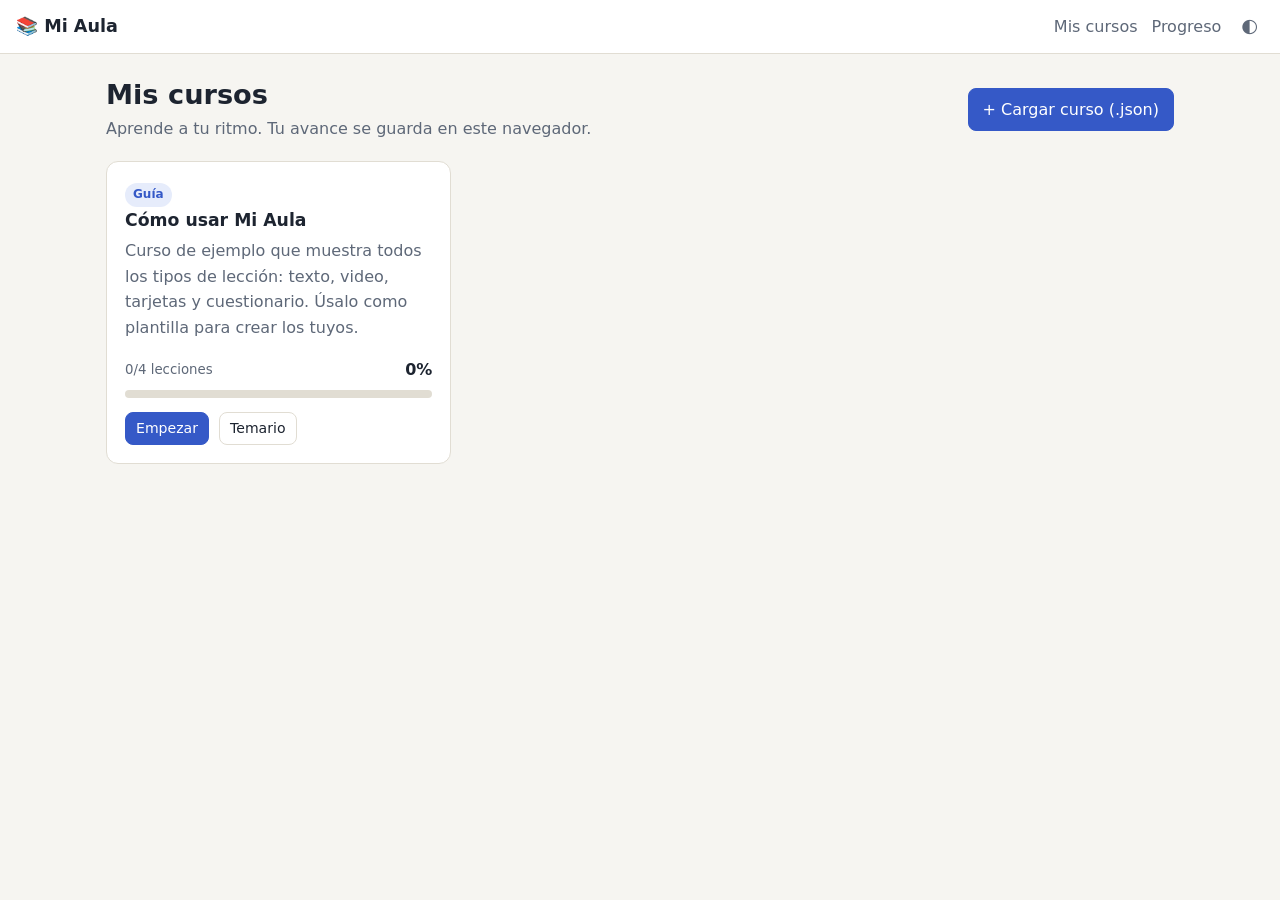
<file: estudio/index.html>
<!doctype html>
<html lang="es">
<head>
<meta charset="utf-8">
<meta name="viewport" content="width=device-width,initial-scale=1">
<title>Mi Aula</title>
<link rel="stylesheet" href="styles.css">
<script src="vendor/marked.min.js"></script>
<script src="vendor/purify.min.js"></script>
</head>
<body>
<header class="top">
  <a href="#/" class="brand">📚 Mi Aula</a>
  <nav>
    <a href="#/">Mis cursos</a>
    <a href="#/progreso">Progreso</a>
    <button id="btnTema" class="icon" title="Cambiar tema">◐</button>
  </nav>
</header>
<main id="app"></main>
<input type="file" id="fileCurso" accept=".json,application/json" hidden multiple>
<input type="file" id="fileBackup" accept=".json,application/json" hidden>
<script src="app.js"></script>
</body>
</html>
</file>
<file: estudio/styles.css>
:root{
  --bg:#f6f5f1; --surface:#fff; --ink:#1d2430; --muted:#5e6878; --line:#e1ddd3;
  --accent:#3559c7; --accent-soft:#e6ecfb; --ok:#1f8a4c; --ok-soft:#e2f4e9; --bad:#b83a2e; --bad-soft:#fbe7e4;
  color-scheme:light;
}
@media (prefers-color-scheme: dark){:root:not([data-theme="light"]){
  --bg:#12151b; --surface:#1b2029; --ink:#e8ebf1; --muted:#9aa3b2; --line:#2c3340;
  --accent:#7b9bff; --accent-soft:#232c45; --ok:#4fc283; --ok-soft:#1b3326; --bad:#ef7b6e; --bad-soft:#3a1f1c;
  color-scheme:dark}}
:root[data-theme="dark"]{
  --bg:#12151b; --surface:#1b2029; --ink:#e8ebf1; --muted:#9aa3b2; --line:#2c3340;
  --accent:#7b9bff; --accent-soft:#232c45; --ok:#4fc283; --ok-soft:#1b3326; --bad:#ef7b6e; --bad-soft:#3a1f1c;
  color-scheme:dark}
*{box-sizing:border-box}
body{margin:0;background:var(--bg);color:var(--ink);font:16px/1.6 system-ui,-apple-system,"Segoe UI",sans-serif}
a{color:var(--accent)}
button{font:inherit;cursor:pointer}
.top{position:sticky;top:0;z-index:5;display:flex;align-items:center;justify-content:space-between;gap:12px;
  padding:10px 16px;background:var(--surface);border-bottom:1px solid var(--line)}
.brand{font-weight:700;text-decoration:none;color:var(--ink);font-size:1.1rem}
.top nav{display:flex;gap:14px;align-items:center}
.top nav a{text-decoration:none;color:var(--muted);font-weight:500}
.top nav a:hover{color:var(--ink)}
main{max-width:1100px;margin:0 auto;padding:24px 16px 64px}
h1{font-size:1.7rem;margin:0 0 4px;line-height:1.25}
h2{font-size:1.25rem}
.muted{color:var(--muted)}
.row{display:flex;gap:10px;flex-wrap:wrap;align-items:center}
.spacer{flex:1}
.btn{border:1px solid var(--line);background:var(--surface);color:var(--ink);padding:8px 14px;border-radius:8px;text-decoration:none;display:inline-block}
.btn:hover{border-color:var(--accent)}
.btn.primary{background:var(--accent);border-color:var(--accent);color:#fff}
.btn.ok{background:var(--ok);border-color:var(--ok);color:#fff}
.btn.small{padding:4px 10px;font-size:.88rem}
.btn:disabled{opacity:.45;cursor:default}
.icon{border:0;background:none;color:var(--muted);font-size:1.2rem}
.grid{display:grid;grid-template-columns:repeat(auto-fill,minmax(260px,1fr));gap:16px;margin-top:20px}
.card{background:var(--surface);border:1px solid var(--line);border-radius:12px;padding:18px;display:flex;flex-direction:column;gap:8px}
.card h3{margin:0;font-size:1.08rem}
.card a.cover{text-decoration:none;color:inherit}
.tag{display:inline-block;font-size:.75rem;padding:2px 8px;border-radius:99px;background:var(--accent-soft);color:var(--accent);font-weight:600}
.bar{height:8px;border-radius:99px;background:var(--line);overflow:hidden}
.bar>span{display:block;height:100%;background:var(--accent);transition:width .3s}
.bar.ok>span{background:var(--ok)}
.stats{display:grid;grid-template-columns:repeat(auto-fit,minmax(150px,1fr));gap:12px;margin:18px 0}
.stat{background:var(--surface);border:1px solid var(--line);border-radius:12px;padding:14px}
.stat b{display:block;font-size:1.6rem;line-height:1.2}
.stat small{color:var(--muted)}
/* curso */
.course{display:grid;grid-template-columns:300px 1fr;gap:24px;align-items:start}
.side{position:sticky;top:64px;background:var(--surface);border:1px solid var(--line);border-radius:12px;padding:14px;max-height:calc(100vh - 84px);overflow:auto}
.side h4{margin:14px 0 4px;font-size:.8rem;text-transform:uppercase;letter-spacing:.04em;color:var(--muted)}
.side h4:first-of-type{margin-top:8px}
.side a{display:flex;gap:8px;align-items:flex-start;padding:6px 8px;border-radius:6px;text-decoration:none;color:var(--ink);font-size:.93rem;line-height:1.35}
.side a:hover{background:var(--accent-soft)}
.side a.on{background:var(--accent-soft);color:var(--accent);font-weight:600}
.chk{flex:none;width:18px;height:18px;border-radius:50%;border:2px solid var(--line);margin-top:1px;display:grid;place-items:center;font-size:11px;color:#fff}
.chk.done{background:var(--ok);border-color:var(--ok)}
.lesson{background:var(--surface);border:1px solid var(--line);border-radius:12px;padding:24px 28px;min-width:0}
.content{overflow-wrap:break-word}
.content img{max-width:100%;border-radius:8px}
.content pre{background:var(--bg);border:1px solid var(--line);padding:12px;border-radius:8px;overflow:auto;font-size:.9rem}
.content code{font-family:ui-monospace,Consolas,monospace;font-size:.92em}
.content blockquote{margin:0;padding:6px 16px;border-left:4px solid var(--accent);background:var(--accent-soft);border-radius:0 8px 8px 0}
.content table{border-collapse:collapse;display:block;overflow:auto}
.content th,.content td{border:1px solid var(--line);padding:6px 10px}
.video{position:relative;aspect-ratio:16/9;margin:12px 0;border-radius:10px;overflow:hidden;background:#000}
.video iframe,.video video{position:absolute;inset:0;width:100%;height:100%;border:0}
.nav-lesson{display:flex;gap:10px;flex-wrap:wrap;margin-top:28px;padding-top:18px;border-top:1px solid var(--line)}
textarea{width:100%;min-height:110px;font:inherit;padding:10px;border-radius:8px;border:1px solid var(--line);background:var(--bg);color:var(--ink)}
details.notes{margin-top:22px}
details.notes summary{cursor:pointer;font-weight:600}
/* quiz */
.q{border:1px solid var(--line);border-radius:10px;padding:14px 16px;margin:14px 0}
.q p{margin:0 0 8px;font-weight:600}
.opt{display:flex;gap:10px;align-items:flex-start;padding:8px 10px;border-radius:8px;border:1px solid var(--line);margin:6px 0;cursor:pointer}
.opt input{margin-top:5px}
.opt.correct{background:var(--ok-soft);border-color:var(--ok)}
.opt.wrong{background:var(--bad-soft);border-color:var(--bad)}
.expl{font-size:.92rem;color:var(--muted);margin-top:6px}
.result{padding:12px 16px;border-radius:10px;font-weight:600}
.result.ok{background:var(--ok-soft);color:var(--ok)}
.result.bad{background:var(--bad-soft);color:var(--bad)}
/* flashcards */
.flash{perspective:900px;margin:16px 0}
.flash .inner{position:relative;min-height:180px;transition:transform .45s;transform-style:preserve-3d;cursor:pointer}
.flash.flip .inner{transform:rotateY(180deg)}
.flash .face{position:absolute;inset:0;backface-visibility:hidden;display:grid;place-items:center;text-align:center;padding:20px;
  border:1px solid var(--line);border-radius:12px;background:var(--bg);font-size:1.1rem}
.flash .back{transform:rotateY(180deg);background:var(--accent-soft)}
.empty{text-align:center;padding:48px 16px;border:2px dashed var(--line);border-radius:12px;margin-top:20px}
.toast{position:fixed;bottom:20px;left:50%;transform:translateX(-50%);background:var(--ink);color:var(--bg);padding:10px 18px;border-radius:8px;z-index:20}
.menu-toggle{display:none}
@media (max-width:800px){
  .course{grid-template-columns:1fr}
  .side{position:static;max-height:none;display:none}
  .side.open{display:block}
  .menu-toggle{display:inline-block}
  .lesson{padding:18px 16px}
  .top nav{gap:10px}
}
</file>
